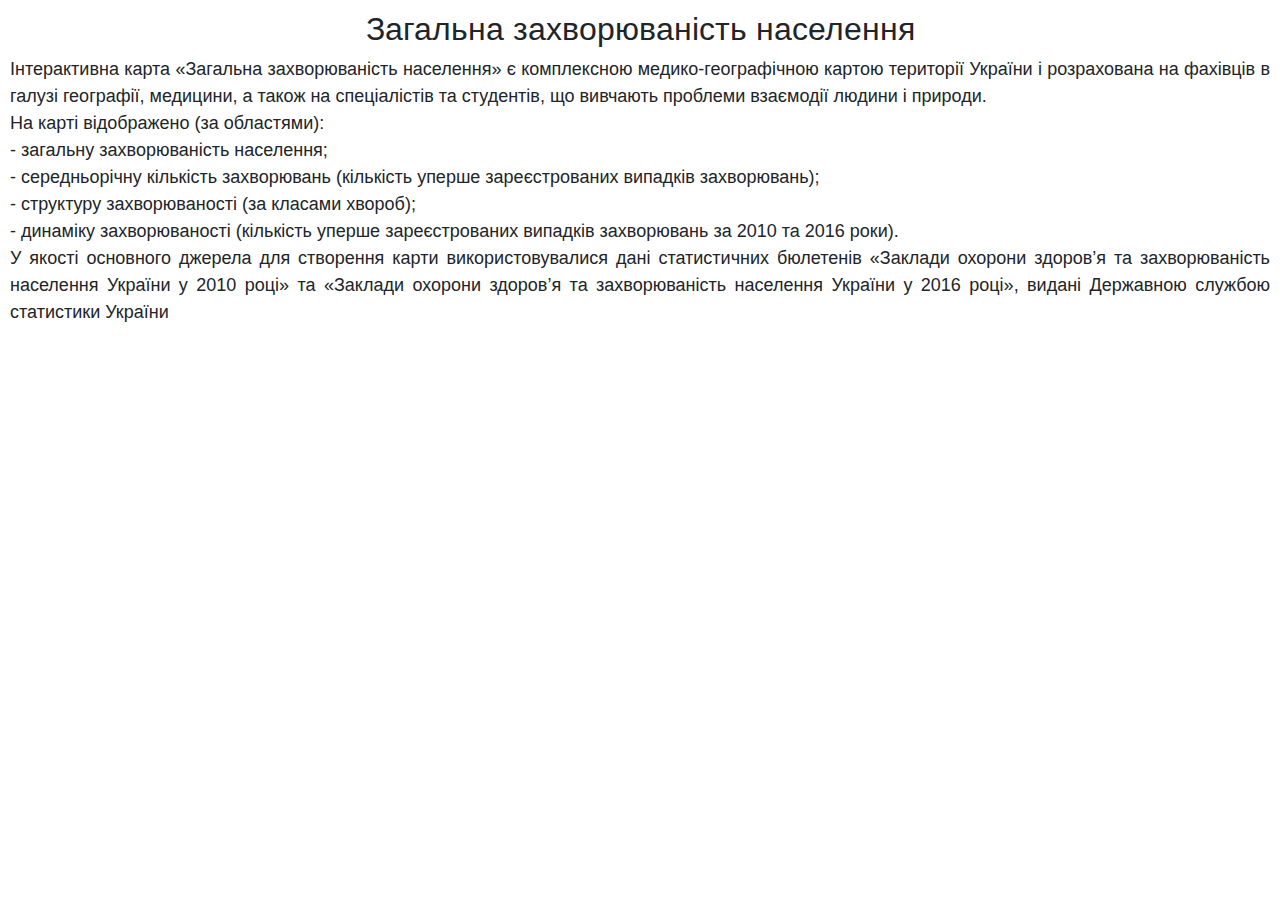
<file: map/info.html>
<!DOCTYPE html>

<head>

    <meta charset="utf-8">
    <meta http-equiv="X-UA-Compatible" content="IE=edge">
    <meta name="viewport" content="width=device-width, initial-scale=1">
    <meta name="description" content="">
    <meta name="author" content="">

    <title>Про карту</title>
   
   <link href="https://fonts.googleapis.com/css?family=Arimo:bolditalic" rel="stylesheet">
    <!-- Bootstrap Core CSS -->
    <link href="css/bootstrap.css" rel="stylesheet">
    <link href="css/shapes.css" rel="stylesheet">
<style type="text/css">
    body {
    font-family: Arial, Helvetica, sans-serif;
    font-size: 18px;
    margin:10px;
}
h2 {
text-align: center;
font-family:'Arimo', sans-serif;
font-style: bolditalic
}
p {
text-align: justify;
}
</style>

</head>

<body scroll="yes">
    
   <h2>Загальна захворюваність населення</h2>
           
            <p>Інтерактивна карта «Загальна захворюваність населення» є комплексною медико-географічною картою території України і розрахована на фахівців в галузі географії, медицини, а також на спеціалістів та студентів, що вивчають проблеми взаємодії людини і природи. <br>
            На карті відображено (за областями):<br>
            - загальну захворюваність населення;<br>
            - середньорічну кількість захворювань (кількість уперше зареєстрованих випадків захворювань);<br>
            - структуру захворюваності (за класами хвороб);<br>
            - динаміку захворюваності (кількість уперше зареєстрованих випадків захворювань за 2010 та 2016 роки).<br>
            У якості основного джерела для створення карти використовувалися дані статистичних бюлетенів «Заклади охорони здоров’я та захворюваність населення України у 2010 році» та «Заклади охорони здоров’я та захворюваність населення України у 2016 році», видані Державною службою статистики України</p>
 
</body>
</html>
</file>
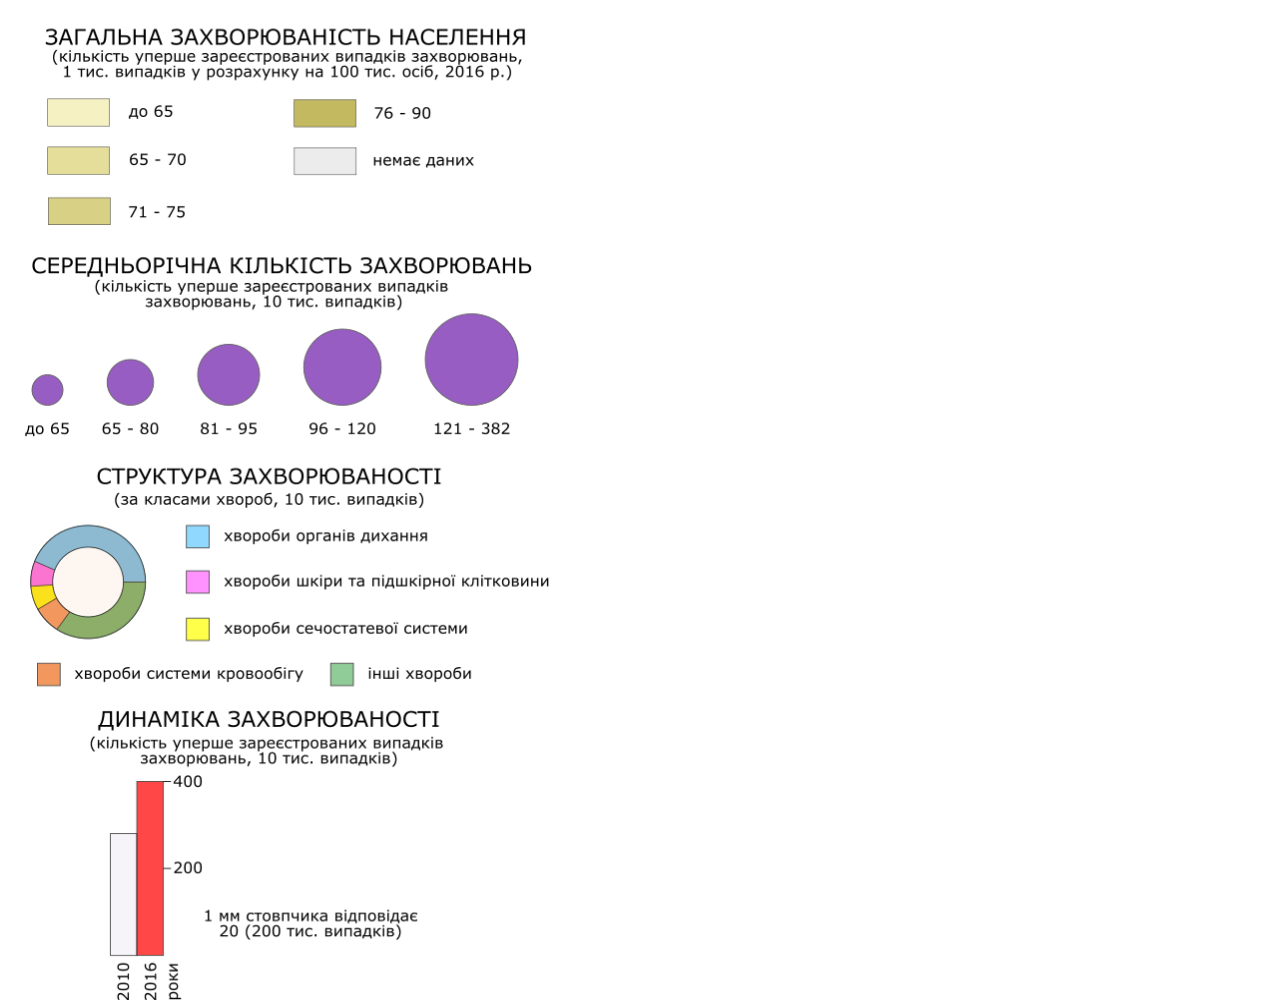
<file: map/legend.html>
<!DOCTYPE html>
<html lang="en">

<head>

    <meta charset="utf-8">
    <meta http-equiv="X-UA-Compatible" content="IE=edge">
    <meta name="viewport" content="width=device-width, initial-scale=1">
    <meta name="description" content="">
    <meta name="author" content="">

    <title>Легенда</title>

    <!-- Bootstrap Core CSS -->
    <link href="css/bootstrap.css" rel="stylesheet">
    <link href="css/shapes.css" rel="stylesheet">

</head>

<body>
    <style>
.page-wrapper 
}
    </style>
    <div class="page-wrapper">
		<img src="img/legend1.png" width="530" height="1000">
    </div>
</body>
</html>
</file>
<file: map/css/shapes.css>
@charset "utf-8";
/* CSS Document */


/* КВАДРАТ */
.line {
	width: 25px;
	height: 2px;
	/*border: 1px solid #000000;*/
}

/* КВАДРАТ */
.square {
	width: 25px;
	height: 25px;
	border: 1px solid #000000;
}


/* ПРЯМОУГОЛЬНИК */	
.rectangle {
	width: 30px;
	height: 20px;
	border: 1px solid #000000;
}


/* КРУГ */
.circle {
	width: 25px;
	height: 25px;
	border: 1px solid #000000;
	-moz-border-radius: 13px;
	-webkit-border-radius: 13px;
	border-radius: 13px;
}


/* ОВАЛ */
.oval {
	width: 200px;
	height: 100px;
	border: 1px solid #000000;
	-moz-border-radius: 100px / 50px;
	-webkit-border-radius: 100px / 50px;
	border-radius: 100px / 50px;
}


/* ТРЕУГОЛЬНИК */
.triangle {
	width: 0;
	height: 0;
	border-left: 15px solid transparent;
	border-right: 15px solid transparent;
}


/* РОМБ */
.diamond {
	width: 0;
	height: 0;
	border: 50px solid transparent;
	border-bottom-color: red;
	position: relative;
	top: -50px;
}
.diamond:after {
	content: '';
	position: absolute;
	left: -50px;
	top: 50px;
	width: 0;
	height: 0;
	border: 50px solid transparent;
	border-top-color: red;
}

 
/* ЗВЕЗДА */
.star-five {
   margin: 50px 0;
   position: relative;
   display: block;
   color: red;
   width: 0px;
   height: 0px;
   border-right:  100px solid transparent;
   border-bottom: 70px  solid red;
   border-left:   100px solid transparent;
   -moz-transform:    rotate(35deg);
   -webkit-transform: rotate(35deg);
   -ms-transform:     rotate(35deg);
   -o-transform:      rotate(35deg);
}
.star-five:before {
   border-bottom: 80px solid red;
   border-left: 30px solid transparent;
   border-right: 30px solid transparent;
   position: absolute;
   height: 0;
   width: 0;
   top: -45px;
   left: -65px;
   display: block;
   content: '';
   -webkit-transform: rotate(-35deg);
   -moz-transform:    rotate(-35deg);
   -ms-transform:     rotate(-35deg);
   -o-transform:      rotate(-35deg);

}
.star-five:after {
   position: absolute;
   display: block;
   color: red;
   top: 3px;
   left: -105px;
   width: 0px;
   height: 0px;
   border-right: 100px solid transparent;
   border-bottom: 70px solid red;
   border-left: 100px solid transparent;
   -webkit-transform: rotate(-70deg);
   -moz-transform:    rotate(-70deg);
   -ms-transform:     rotate(-70deg);
   -o-transform:      rotate(-70deg);
   content: '';
}

.page-wrapper {
	padding: 0 20px;
}

.legend-table td {
	padding: 5px 5px 5px 0;
}
</file>
